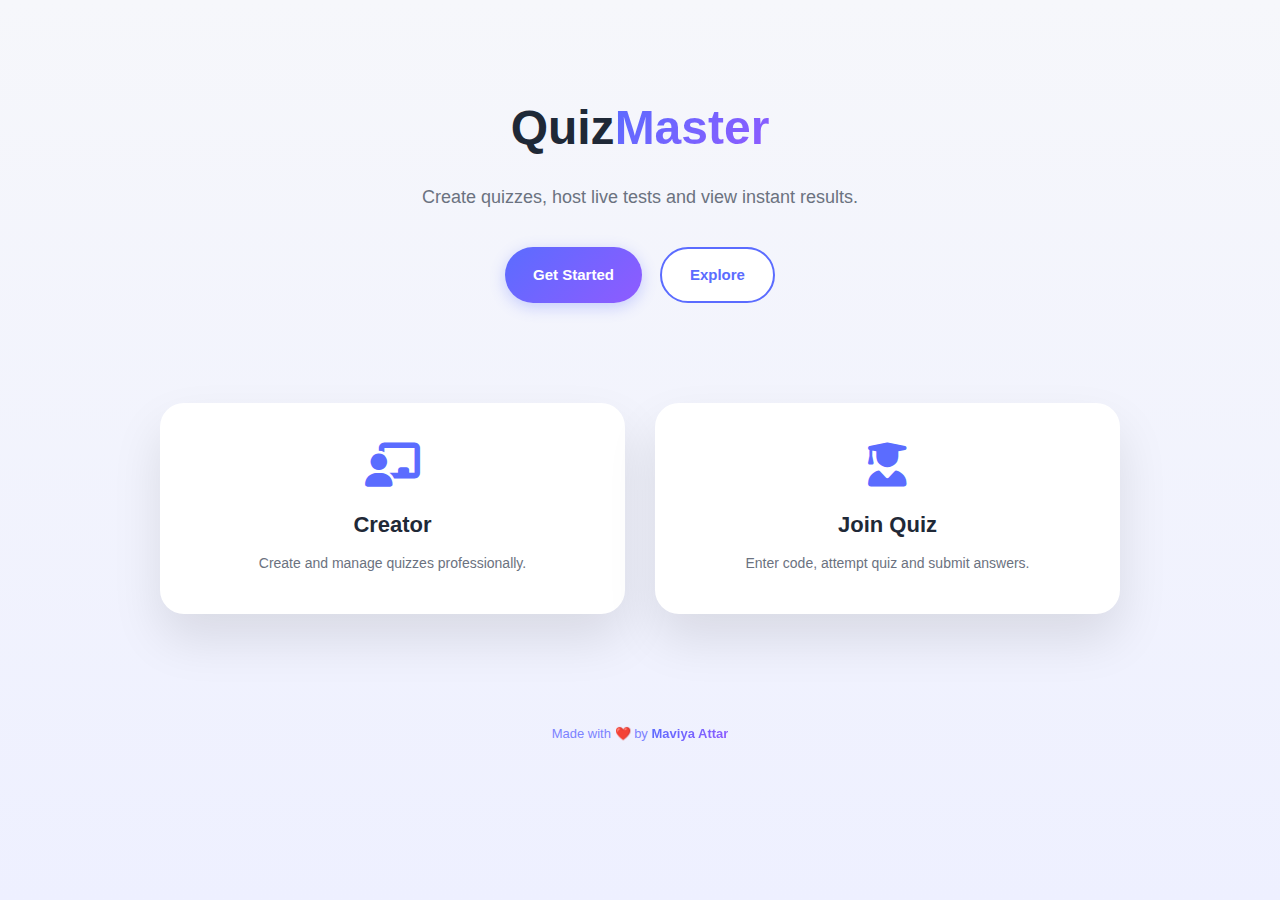
<file: index.html>
<!DOCTYPE html>
<html>
<head>
  <title>QuizMaster</title>
  <meta name="viewport" content="width=device-width,initial-scale=1">
  <link rel="stylesheet" href="css/style.css">
  <link rel="stylesheet" href="https://cdnjs.cloudflare.com/ajax/libs/font-awesome/6.5.0/css/all.min.css">
</head>
<body>

<section class="hero">
  <h1>Quiz<span>Master</span></h1>
  <p>Create quizzes, host live tests and view instant results.</p>

  <div class="hero-actions">
    <a class="btn btn-primary" href="Auth.html">Get Started</a>
    <a class="btn btn-outline" href="#roles">Explore</a>
  </div>
</section>

<section class="roles" id="roles">
  <div class="role-card card" onclick="location.href='Auth.html'">
    <i class="fa-solid fa-chalkboard-user"></i>
    <h3>Creator</h3>
    <p>Create and manage quizzes professionally.</p>
  </div>

  <div class="role-card card">
    <i class="fa-solid fa-user-graduate"></i>
    <h3>Join Quiz</h3>
    <p>Enter code, attempt quiz and submit answers.</p>
  </div>
</section>

<div class="footer">
  Made with ❤️ by <strong>Maviya Attar</strong>
</div>

<script src="js/script.js"></script>
</body>
</html>
</file>
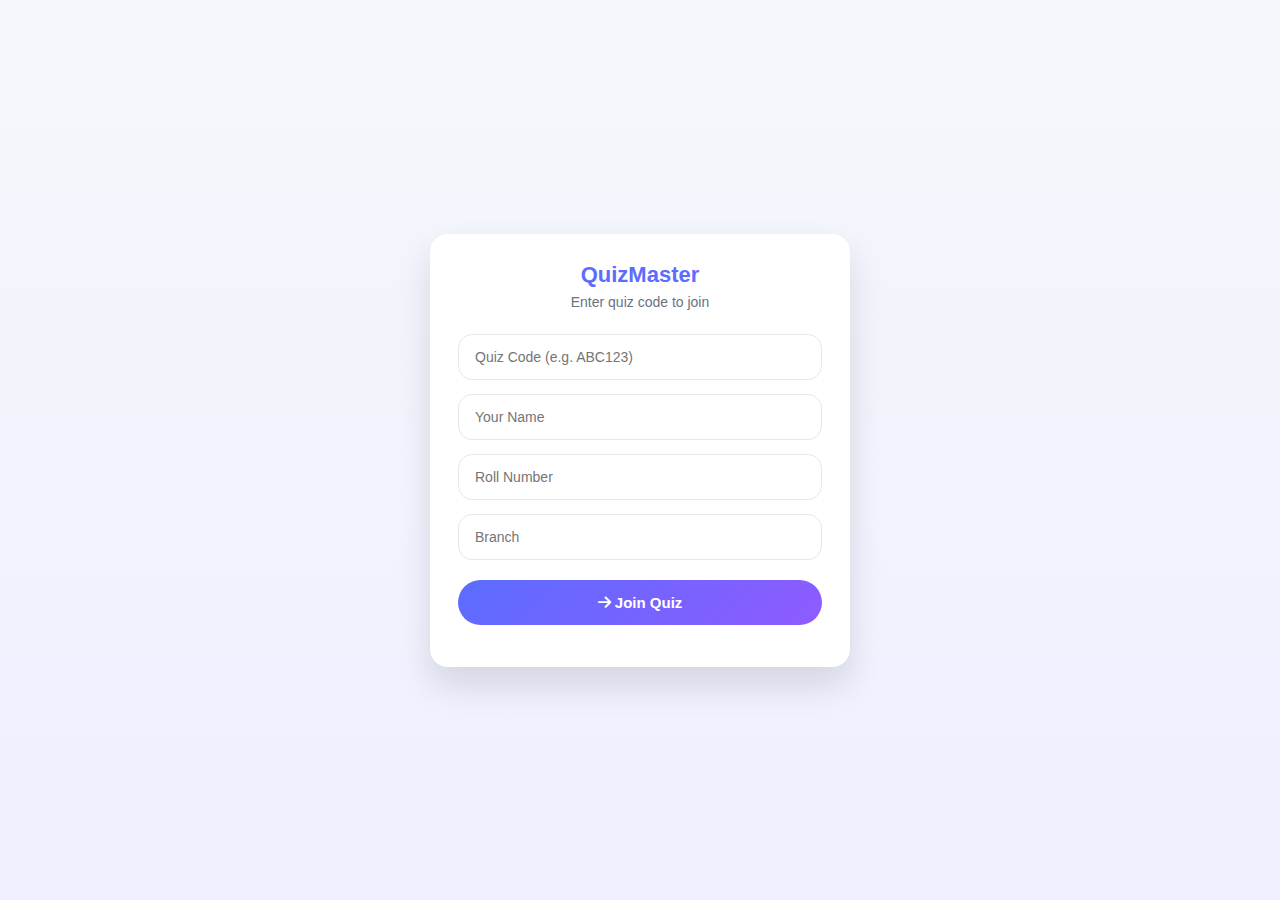
<file: attempt.html>
<!DOCTYPE html>
<html lang="en">
<head>
<meta charset="UTF-8">
<title>Attempt Quiz | QuizMaster</title>
<meta name="viewport" content="width=device-width, initial-scale=1.0">

<style>
:root{
  --primary:#5b6cff;
  --danger:#ef4444;
  --bg:#f5f7fb;
  --card:#ffffff;
  --text:#1f2937;
  --muted:#6b7280;
}

*{margin:0;padding:0;box-sizing:border-box;font-family:Poppins,sans-serif}

body{
  background:linear-gradient(180deg,#f5f7fb,#eef0ff);
  min-height:100vh;
  display:flex;
  align-items:center;
  justify-content:center;
  padding:20px;
}

@keyframes fadeIn{
  from{opacity:0;transform:translateY(20px);}
  to{opacity:1;transform:translateY(0);}
}

@keyframes pulse{
  0%,100%{transform:scale(1);}
  50%{transform:scale(1.05);}
}

.card{
  width:100%;
  max-width:820px;
  background:#fff;
  padding:28px;
  border-radius:18px;
  box-shadow:0 20px 40px rgba(0,0,0,.12);
  animation:fadeIn 0.5s ease-out;
}

.center{text-align:center}
.hide{display:none}

.timer{
  font-size:18px;
  font-weight:700;
  color:var(--primary);
  text-align:right;
}

.progress{
  font-size:14px;
  color:var(--muted);
}

.question{
  font-size:20px;
  margin:18px 0;
  font-weight:600;
}

.option{
  padding:14px 16px;
  border:2px solid #e5e7eb;
  border-radius:14px;
  margin-bottom:12px;
  cursor:pointer;
  transition:all 0.2s ease;
}

.option:hover{
  border-color:var(--primary);
  transform:translateX(4px);
}

.option.active{
  background:#eef0ff;
  border-color:var(--primary);
}

.nav-btns{
  display:flex;
  justify-content:space-between;
  margin-top:20px;
}

.btn{
  padding:12px 24px;
  border:none;
  border-radius:30px;
  background:var(--primary);
  color:#fff;
  font-weight:600;
  cursor:pointer;
  transition:all 0.3s ease;
}

.btn:hover{
  transform:translateY(-2px);
  box-shadow:0 4px 12px rgba(91, 108, 255, 0.3);
}

.btn:active{
  transform:translateY(0);
}

.btn.outline{
  background:#fff;
  color:var(--primary);
  border:2px solid var(--primary);
}

.footer{
  margin-top:18px;
  font-size:13px;
  color:var(--muted);
  text-align:center;
}

.wait-icon{
  font-size:64px;
  animation:pulse 2s infinite;
  margin-bottom:20px;
}
</style>
</head>

<body>

<!-- WAIT -->
<div class="card center" id="waitScreen">
  <div class="wait-icon">⏳</div>
  <h2>Waiting for host to start quiz</h2>
  <p style="margin-top:10px;color:var(--muted);">Please stay on this page. The quiz will start automatically.</p>
</div>

<!-- QUIZ ENDED -->
<div class="card center hide" id="endedScreen">
  <div style="font-size:64px;margin-bottom:20px;">❌</div>
  <h2>Quiz Already Ended</h2>
  <p style="margin-top:10px;color:var(--muted);">This quiz has already ended. You can no longer attempt it.</p>
  <br>
  <div class="footer">
    <i class="fa fa-code"></i> Developed by <strong>Maviya Attar</strong>
  </div>
</div>

<!-- QUIZ -->
<div class="card hide" id="quizScreen">
  <div class="timer" id="timer"></div>
  <div class="progress" id="progress"></div>
  <hr><br>

  <div class="question" id="question"></div>
  <div id="options"></div>

  <div class="nav-btns">
    <button class="btn outline" onclick="prevQuestion()">Previous</button>
    <button class="btn" id="nextBtn" onclick="nextQuestion()">Next</button>
  </div>

  <div class="footer">
    <i class="fa fa-code"></i> Developed by <strong>Maviya Attar</strong>
  </div>
</div>

<!-- THANK YOU -->
<div class="card center hide" id="thankScreen">
  <div style="font-size:64px;margin-bottom:20px;">✅</div>
  <h2>Thank You!</h2>
  <p style="margin-top:10px;color:var(--muted);">Your responses have been submitted successfully.</p>
  <br>
  <div class="footer">
    <i class="fa fa-code"></i> Developed by <strong>Maviya Attar</strong>
  </div>
</div>

<script>
const API="https://quiz-backend-production-4aaf.up.railway.app";
const code=new URLSearchParams(location.search).get("code");
const joiner=JSON.parse(localStorage.getItem("joiner"));

if(!code||!joiner) location.href="join.html";

let questions=[],answers=[],index=0,endTime=null,timerInt=null;
let warnings=0;
let visibilityHandlerBound=null;

/* WAIT FOR START (AUTO) */
const poll=setInterval(async()=>{
  try{
    const r=await fetch(`${API}/api/quiz/questions/${code}`);
    
    // If quiz ended, show ended screen
    if(r.status===410 || r.status===403){
      clearInterval(poll);
      waitScreen.classList.add("hide");
      endedScreen.classList.remove("hide");
      return;
    }
    
    if(!r.ok) return;
    const d=await r.json();
    clearInterval(poll);

    questions=d.questions;
    endTime=new Date(d.endTime);

    waitScreen.classList.add("hide");
    quizScreen.classList.remove("hide");

    setupAntiCheat();
    render();
    startTimer();
  }catch{}
},3000);

/* TIMER */
function startTimer(){
  timerInt=setInterval(()=>{
    const diff=endTime-new Date();
    if(diff<=0){submit();return;}
    const m=Math.floor(diff/60000);
    const s=Math.floor((diff%60000)/1000);
    timer.innerText=`⏱ ${m}:${s.toString().padStart(2,"0")}`;
  },1000);
}

/* RENDER */
function render(){
  const q=questions[index];
  progress.innerText=`Question ${index+1} of ${questions.length}`;
  question.innerText=q.text;
  options.innerHTML="";

  q.options.forEach((o,i)=>{
    const d=document.createElement("div");
    d.className="option"+(answers[index]===i?" active":"");
    d.innerText=o;
    d.onclick=()=>{
      answers[index]=i;
      render();
    };
    options.appendChild(d);
  });

  // Update button text on last question
  const nextBtn=document.getElementById("nextBtn");
  if(index===questions.length-1){
    nextBtn.innerText="Submit";
  }else{
    nextBtn.innerText="Next";
  }
}

function nextQuestion(){
  if(index<questions.length-1){
    index++;
    render();
  }else{
    // Confirm before submitting
    if(confirm("Are you sure you want to submit your quiz? You won't be able to make changes after submission.")){
      submit();
    }
  }
}

function prevQuestion(){
  if(index>0){index--;render();}
}

/* SUBMIT */
async function submit(){
  clearInterval(timerInt);

  // Remove anti-cheat mechanisms after submission
  removeAntiCheat();

  await fetch(`${API}/api/quiz/submit/${code}`,{
    method:"POST",
    headers:{"Content-Type":"application/json"},
    body:JSON.stringify({...joiner,answers})
  });

  quizScreen.classList.add("hide");
  thankScreen.classList.remove("hide");
  localStorage.removeItem("joiner");
}

/* ANTI CHEAT (3 WARNINGS) */
function warn(){
  warnings++;
  alert(`Warning ${warnings}/3: Do not leave the exam screen`);

  if(warnings>=3){
    alert("Too many violations. Submitting quiz.");
    submit();
  }
}

function setupAntiCheat(){
  visibilityHandlerBound=visibilityHandler;
  window.onblur=warn;
  document.addEventListener("visibilitychange",visibilityHandlerBound);
  document.oncontextmenu=e=>e.preventDefault();
  document.oncopy=e=>e.preventDefault();
}

function removeAntiCheat(){
  window.onblur=null;
  if(visibilityHandlerBound){
    document.removeEventListener("visibilitychange",visibilityHandlerBound);
  }
  document.oncontextmenu=null;
  document.oncopy=null;
}

function visibilityHandler(){
  if(document.hidden) warn();
}
</script>

</body>
</html>
</file>
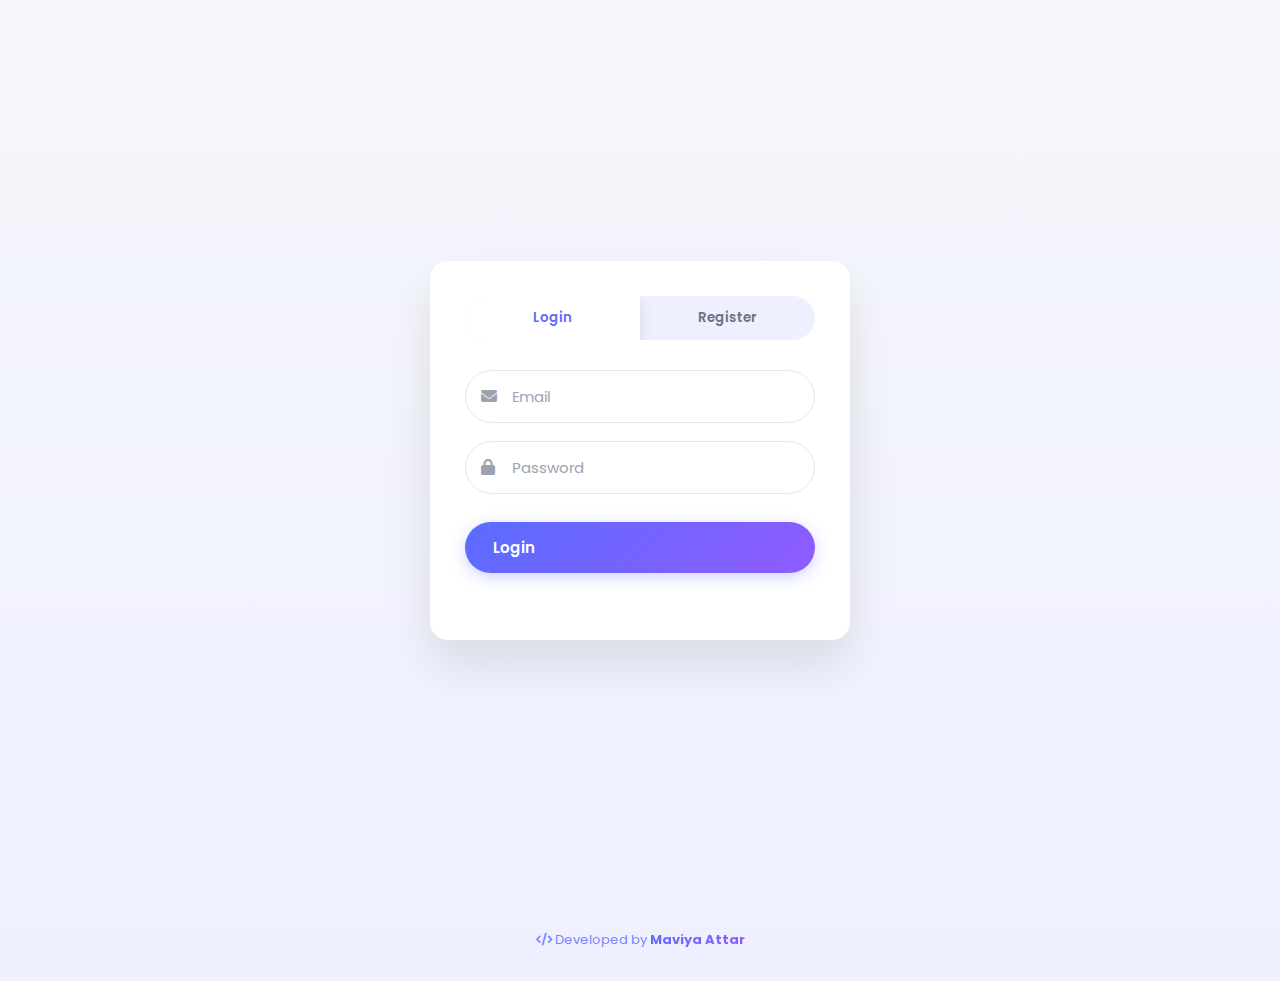
<file: auth.html>
<!DOCTYPE html>
<html lang="en">
<head>
  <meta charset="UTF-8">
  <meta name="viewport" content="width=device-width, initial-scale=1.0">
  <meta name="description" content="Login or Register - Professional online quiz platform">
  
  <!-- Favicon -->
  <link rel="icon" type="image/svg+xml" href="favicon.svg">
  
  <!-- Web App Manifest -->
  <link rel="manifest" href="manifest.json">
  
  <!-- Theme Color -->
  <meta name="theme-color" content="#5b6cff">
  
  <title>Authentication</title>
  
  <!-- Font Awesome Icons -->
  <link rel="stylesheet" href="https://cdnjs.cloudflare.com/ajax/libs/font-awesome/6.5.0/css/all.min.css">
  
  <!-- Google Fonts -->
  <link rel="preconnect" href="https://fonts.googleapis.com">
  <link rel="preconnect" href="https://fonts.gstatic.com" crossorigin>
  <link href="https://fonts.googleapis.com/css2?family=Poppins:wght@300;400;500;600;700;800&display=swap" rel="stylesheet">
  
  <!-- External CSS -->
  <link rel="stylesheet" href="css/style.css">
</head>
<body>

<div class="auth-wrapper">
  <div class="auth-box card">

    <div class="auth-tabs">
      <button id="loginTab" class="active" onclick="switchAuth('login')">Login</button>
      <button id="registerTab" onclick="switchAuth('register')">Register</button>
    </div>

    <!-- LOGIN -->
    <form id="loginForm" onsubmit="login(event)">
      <div class="input-group">
        <i class="fa fa-envelope"></i>
        <input id="email" class="input" placeholder="Email">
      </div>
      <div class="input-group">
        <i class="fa fa-lock"></i>
        <input id="password" type="password" class="input" placeholder="Password">
      </div>
      <button class="btn btn-primary">Login</button>
    </form>

    <!-- REGISTER -->
    <form id="registerForm" style="display:none" onsubmit="registerUser(event)">
      <div class="input-group">
        <i class="fa fa-user"></i>
        <input id="rname" class="input" placeholder="Full name">
      </div>
      <div class="input-group">
        <i class="fa fa-envelope"></i>
        <input id="remail" class="input" placeholder="Email">
      </div>
      <div class="input-group">
        <i class="fa fa-lock"></i>
        <input id="rpassword" type="password" class="input" placeholder="Password">
      </div>
      <button class="btn btn-primary">Create Account</button>
    </form>

    <p class="msg" id="msg"></p>
  </div>
</div>

<div class="footer">
  <i class="fa fa-code"></i> Developed by <strong>Maviya Attar</strong>
</div>

<script src="js/script.js"></script>
</body>
</html>
</file>
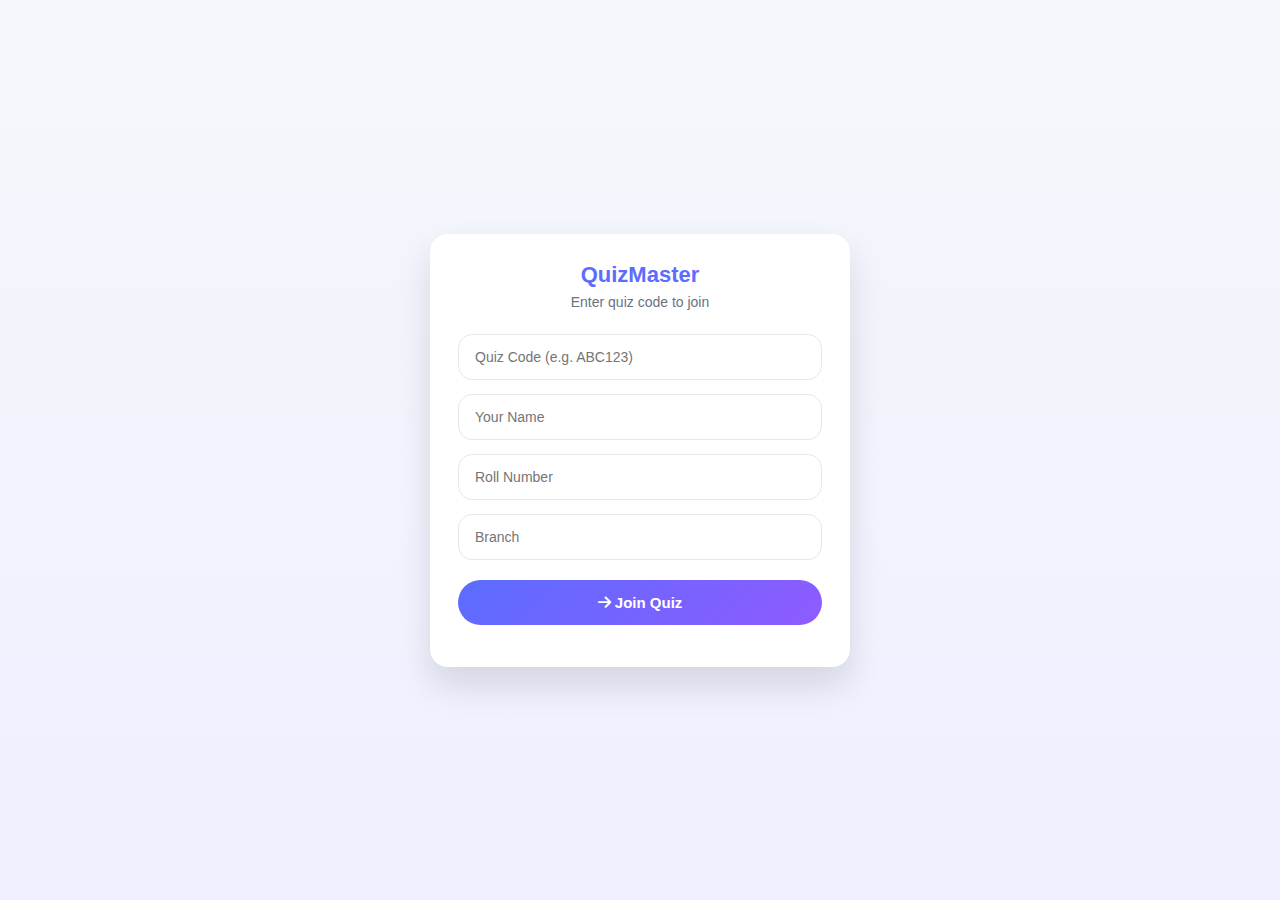
<file: join.html>
<!DOCTYPE html>
<html lang="en">
<head>
  <meta charset="UTF-8">
  <title>Join Quiz | QuizMaster</title>
  <meta name="viewport" content="width=device-width, initial-scale=1.0">

  <!-- Icons -->
  <link rel="stylesheet"
        href="https://cdnjs.cloudflare.com/ajax/libs/font-awesome/6.5.0/css/all.min.css">

  <style>
    :root{
      --primary:#5b6cff;
      --secondary:#8f5bff;
      --bg:#f5f7fb;
      --card:#ffffff;
      --text:#1f2937;
      --muted:#6b7280;
      --radius:18px;
      --danger:#ef4444;
      --success:#22c55e;
    }

    *{
      margin:0;
      padding:0;
      box-sizing:border-box;
      font-family:"Poppins",sans-serif;
    }

    body{
      background:linear-gradient(180deg,#f5f7fb,#eef0ff);
      min-height:100vh;
      display:flex;
      align-items:center;
      justify-content:center;
      color:var(--text);
    }

    .card{
      width:100%;
      max-width:420px;
      background:#fff;
      padding:28px;
      border-radius:var(--radius);
      box-shadow:0 18px 35px rgba(0,0,0,.12);
    }

    .brand{
      text-align:center;
      font-size:22px;
      font-weight:800;
      color:var(--primary);
      margin-bottom:6px;
    }

    .subtitle{
      text-align:center;
      color:var(--muted);
      margin-bottom:24px;
      font-size:14px;
    }

    .input{
      width:100%;
      padding:14px 16px;
      border-radius:14px;
      border:1px solid #e5e7eb;
      margin-bottom:14px;
      font-size:14px;
      transition:border-color 0.3s ease;
    }

    .input:focus{
      outline:none;
      border-color:var(--primary);
      box-shadow:0 0 0 3px rgba(91, 108, 255, 0.1);
    }

    .btn{
      width:100%;
      padding:14px;
      border:none;
      border-radius:40px;
      background:linear-gradient(135deg,var(--primary),var(--secondary));
      color:#fff;
      font-weight:600;
      cursor:pointer;
      font-size:15px;
      margin-top:6px;
      transition:all 0.3s ease;
    }

    .btn:hover{
      transform:translateY(-2px);
      box-shadow:0 6px 20px rgba(91, 108, 255, 0.4);
    }

    .btn:active{
      transform:translateY(0);
    }

    .btn:disabled{
      opacity:0.6;
      cursor:not-allowed;
      transform:none;
    }

    .msg{
      margin-top:14px;
      font-size:14px;
      text-align:center;
    }

    .error{color:var(--danger)}
    .success{color:var(--success)}
  </style>
</head>

<body>

<div class="card">
  <div class="brand">QuizMaster</div>
  <div class="subtitle">Enter quiz code to join</div>

  <input class="input" id="code" placeholder="Quiz Code (e.g. ABC123)">
  <input class="input" id="name" placeholder="Your Name">
  <input class="input" id="roll" placeholder="Roll Number">
  <input class="input" id="branch" placeholder="Branch">

  <button class="btn" onclick="joinQuiz()">
    <i class="fa fa-arrow-right"></i> Join Quiz
  </button>

  <div id="msg" class="msg"></div>
</div>

<script>
const API = "https://quiz-backend-production-4aaf.up.railway.app";

async function joinQuiz(){
  const code = document.getElementById("code").value.trim().toUpperCase();
  const name = document.getElementById("name").value.trim();
  const rollNo = document.getElementById("roll").value.trim();
  const branch = document.getElementById("branch").value.trim();
  const msg = document.getElementById("msg");
  const btn = event.target;

  msg.innerText = "";
  msg.className = "msg";

  if(!code || !name || !rollNo || !branch){
    msg.innerText = "Fill all fields";
    msg.classList.add("error");
    return;
  }

  // Show loading state
  btn.disabled = true;
  btn.innerHTML = '<i class="fa fa-spinner fa-spin"></i> Joining...';

  try{
    const res = await fetch(`${API}/api/quiz/join/${code}`,{
      method:"POST",
      headers:{
        "Content-Type":"application/json"
      },
      body:JSON.stringify({ rollNo })
    });

    const data = await res.json();

    if(!res.ok){
      msg.innerText = data.msg || "Unable to join";
      msg.classList.add("error");
      btn.disabled = false;
      btn.innerHTML = '<i class="fa fa-arrow-right"></i> Join Quiz';
      return;
    }

    // Store joiner data and redirect to attempt page
    // The attempt page will handle the wait screen automatically
    localStorage.setItem("joiner", JSON.stringify({
      code, name, rollNo, branch
    }));
    
    msg.innerText = "✅ Redirecting to quiz...";
    msg.classList.add("success");
    
    setTimeout(() => {
      location.href = "attempt.html?code=" + code;
    }, 500);

  }catch(err){
    msg.innerText = "Server error. Try again.";
    msg.classList.add("error");
    btn.disabled = false;
    btn.innerHTML = '<i class="fa fa-arrow-right"></i> Join Quiz';
  }
}
</script>

</body>
</html>
</file>
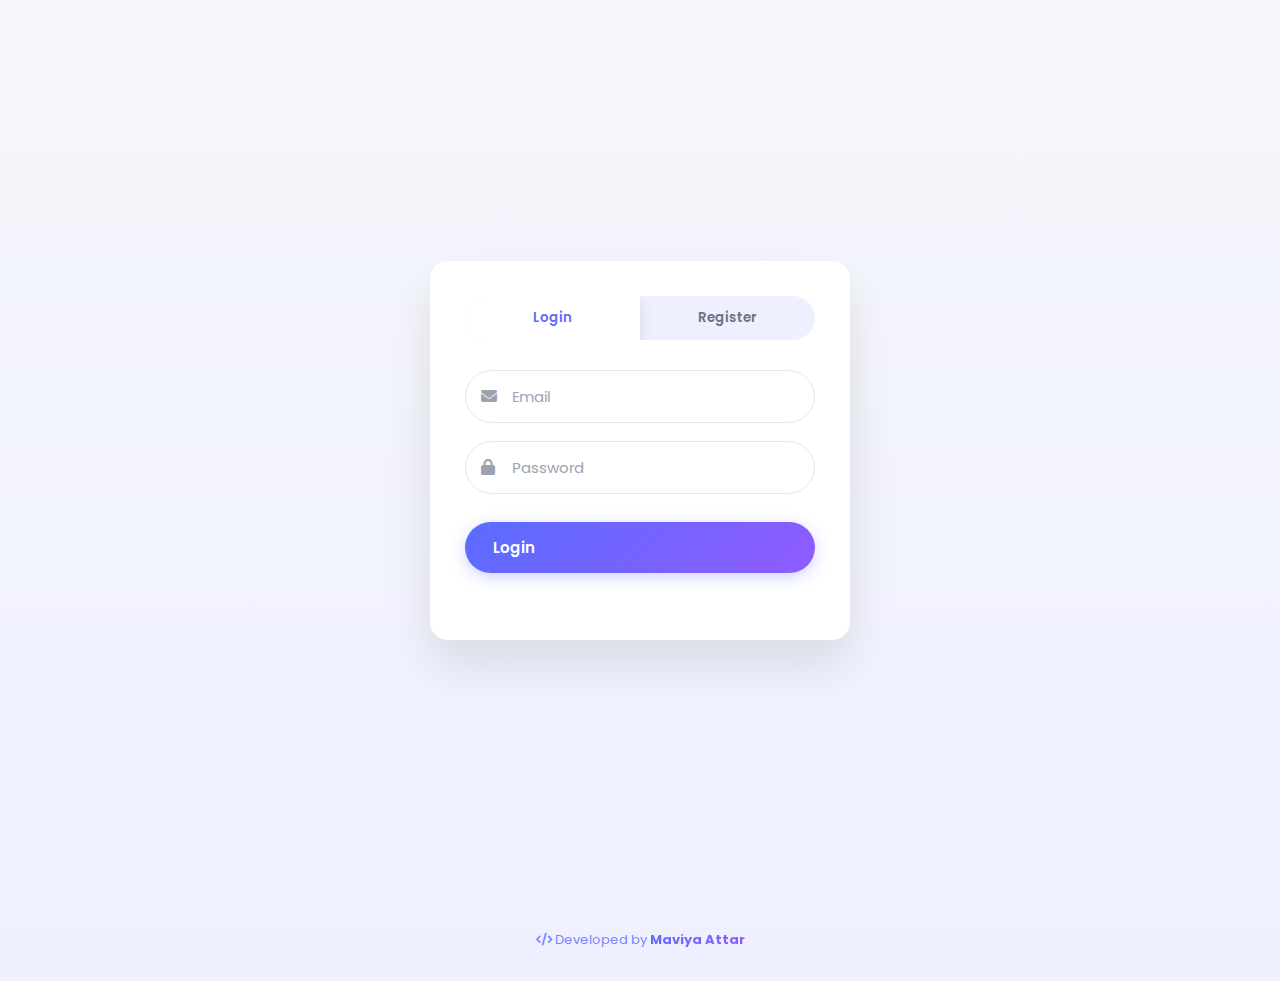
<file: profile.html>
<!DOCTYPE html>
<html lang="en">
  <head>
    <meta charset="UTF-8" />
    <meta name="viewport" content="width=device-width, initial-scale=1.0" />
    <meta
      name="description"
      content="View and manage your profile on Maviya Attar's Quiz Master platform"
    />
    <meta name="theme-color" content="#5b6cff" />
    <title>Profile | Maviya Attar - Quiz Master</title>

    <!-- Google Fonts: Poppins -->
    <link rel="preconnect" href="https://fonts.googleapis.com" />
    <link rel="preconnect" href="https://fonts.gstatic.com" crossorigin />
    <link
      href="https://fonts.googleapis.com/css2?family=Poppins:wght@400;500;600;700&display=swap"
      rel="stylesheet"
    />

    <!-- Font Awesome Icons -->
    <link
      rel="stylesheet"
      href="https://cdnjs.cloudflare.com/ajax/libs/font-awesome/6.5.0/css/all.min.css"
      integrity="sha512-QDA5QrzIAqmF+ZKSf96z8QFhOkM/n4ZZrGy0mPkIgfcegIjWKc5ouNQsfyBDVToTxliqcuqRPYsHiKaPDrga=="
      crossorigin="anonymous"
      referrerpolicy="no-referrer"
    />

    <!-- External CSS -->
    <link rel="stylesheet" href="css/profile.css" />
  </head>

  <body>
    <!-- ===== TOP NAVIGATION ===== -->
    <nav class="top-nav" role="banner">
      <button class="back-btn" onclick="goToDashboard()" aria-label="Go back to dashboard">
        <i class="fa fa-arrow-left"></i>
      </button>
      <div class="brand">⭐ Maviya Attar QuizMaster</div>
    </nav>

    <div class="container">
      <div class="profile-card">
        <!-- Avatar -->
        <div class="avatar skeleton skeleton-avatar" id="avatar" aria-label="User avatar">
          ?
        </div>

        <!-- User Name -->
        <div class="name skeleton skeleton-text" id="name">Loading...</div>

        <!-- User Email -->
        <div class="email skeleton skeleton-text" id="email"></div>

        <!-- Role Info -->
        <div class="info">
          <strong>Role:</strong>
          <span>Quiz Creator</span>
        </div>

        <!-- Platform Info -->
        <div class="info">
          <strong>Platform:</strong>
          <span>Maviya Attar Quiz Master</span>
        </div>

        <!-- Logout Button -->
        <button
          class="logout"
          onclick="logout()"
          aria-label="Logout from your account"
        >
          <i class="fa fa-sign-out-alt"></i> Logout
        </button>
      </div>
    </div>

    <!-- ===== BOTTOM NAVIGATION ===== -->
    <nav class="bottom-nav" role="navigation" aria-label="Main navigation">
      <a href="dashboard.html" role="button" aria-label="Go to home">
        <i class="fa fa-home"></i>
        <span>Home</span>
      </a>
      <a href="create.html" role="button" aria-label="Create new quiz">
        <i class="fa fa-plus-circle"></i>
        <span>Create</span>
      </a>
      <a href="profile.html" class="active" role="button" aria-label="View profile" aria-current="page">
        <i class="fa fa-user"></i>
        <span>Profile</span>
      </a>
    </nav>

    <!-- External JavaScript -->
    <script src="js/profile.js"></script>
  </body>
</html>
</file>
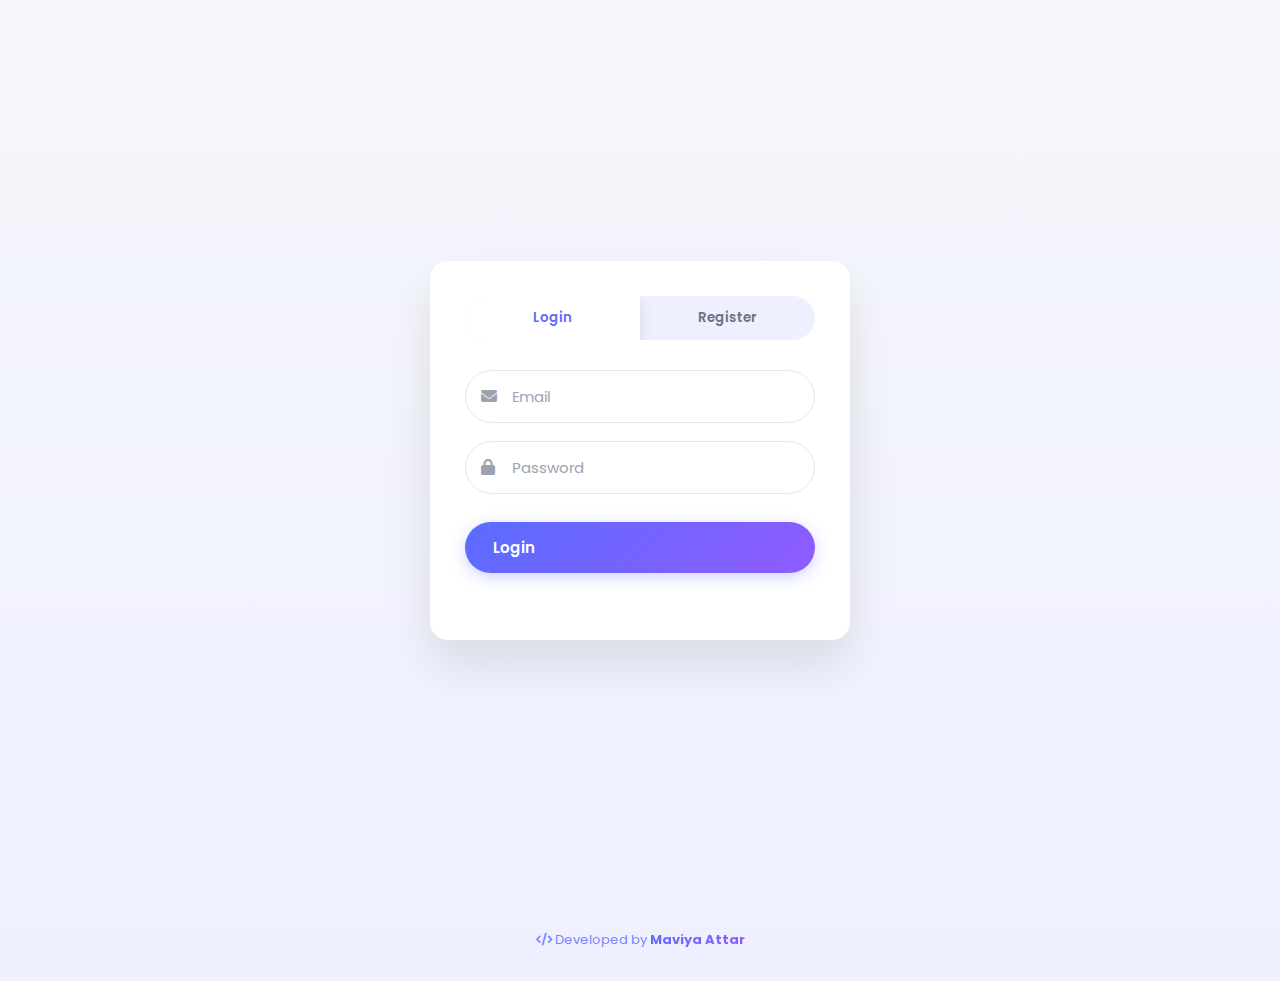
<file: test.html>
<!DOCTYPE html>
<html lang="en">
  <head>
    <meta charset="UTF-8" />
    <meta name="viewport" content="width=device-width, initial-scale=1.0" />
    <meta
      name="description"
      content="View detailed quiz information and manage participants"
    />
    <meta name="theme-color" content="#5b6cff" />
    <title>Quiz Details</title>

    <!-- Google Fonts: Poppins -->
    <link rel="preconnect" href="https://fonts.googleapis.com" />
    <link rel="preconnect" href="https://fonts.gstatic.com" crossorigin />
    <link
      href="https://fonts.googleapis.com/css2?family=Poppins:wght@400;500;600;700&display=swap"
      rel="stylesheet"
    />

    <!-- Font Awesome Icons -->
    <link
      rel="stylesheet"
      href="https://cdnjs.cloudflare.com/ajax/libs/font-awesome/6.5.0/css/all.min.css"
      integrity="sha512-QDA5QrzIAqmF+ZKSf96z8QFhOkM/n4ZZrGy0mPkIgfcegIjWKc5ouNQsfyBDVToTxliqcuqRPYsHiKaPDrga=="
      crossorigin="anonymous"
      referrerpolicy="no-referrer"
    />

    <!-- External CSS -->
    <link rel="stylesheet" href="css/test.css" />
  </head>

  <body>
    <!-- ===== TOP BAR ===== -->
    <div class="top-bar" role="banner">
      <i
        class="fa fa-arrow-left back-btn"
        onclick="goBack()"
        role="button"
        tabindex="0"
        aria-label="Go back to dashboard"
        title="Back"
      ></i>
      <h3>Quiz Overview</h3>
    </div>

    <div class="container">
      <div class="product-grid">
        <!-- ===== LEFT PANEL ===== -->
        <div class="side-card">
          <!-- Status Badge -->
          <span id="statusBadge" class="badge created">CREATED</span>

          <!-- Title and Description -->
          <h3 id="quizTitle">Loading...</h3>
          <p id="quizDesc"></p>

          <!-- Quiz Code -->
          <div class="meta-box">
            <strong>Quiz Code:</strong>
            <div id="quizCode">-</div>
            <button
              class="copy-btn"
              onclick="copyText(document.getElementById('quizCode').innerText)"
              aria-label="Copy quiz code"
            >
              <i class="fa fa-copy"></i> Copy
            </button>
          </div>

          <!-- Join Link -->
          <div class="meta-box">
            <strong>Join Link:</strong>
            <div id="quizLink">-</div>
            <button
              class="copy-btn"
              onclick="copyText(document.getElementById('quizLink').innerText)"
              aria-label="Copy join link"
            >
              <i class="fa fa-copy"></i> Copy
            </button>
          </div>

          <!-- Start Button -->
          <button
            class="start-btn"
            onclick="startQuiz()"
            aria-label="Start quiz"
          >
            <i class="fa fa-play"></i> Start Quiz
          </button>

          <!-- Delete Button -->
          <button
            class="delete-btn"
            onclick="deleteQuiz()"
            aria-label="Delete quiz"
          >
            <i class="fa fa-trash"></i> Delete Quiz
          </button>
        </div>

        <!-- ===== RIGHT PANEL ===== -->
        <div class="details-card">
          <h2 id="detailTitle">Loading...</h2>
          <p id="detailDesc"></p>

          <!-- Tabs -->
          <div class="tabs">
            <button
              class="tab-btn active"
              onclick="switchTab('participants', this)"
              aria-label="View participants"
            >
              <i class="fa fa-users"></i> Participants
            </button>
            <button
              class="tab-btn"
              onclick="switchTab('leaderboard', this)"
              aria-label="View leaderboard"
            >
              <i class="fa fa-chart-bar"></i> Leaderboard
            </button>
            <button
              class="tab-btn"
              onclick="switchTab('summary', this)"
              aria-label="View summary statistics"
            >
              <i class="fa fa-info-circle"></i> Summary
            </button>
          </div>

          <!-- Tab Content -->
          <div
            id="participants"
            class="tab-content active"
            role="region"
            aria-live="polite"
          ></div>
          <div
            id="leaderboard"
            class="tab-content"
            role="region"
            aria-live="polite"
          ></div>
          <div
            id="summary"
            class="tab-content"
            role="region"
            aria-live="polite"
          ></div>
        </div>
      </div>
    </div>

    <!-- Footer -->
    <div style="text-align: center; color: var(--muted); font-size: 14px; margin-top: 30px; padding-bottom: 20px;">
      <i class="fa fa-code"></i> Developed by <strong>Maviya Attar</strong>
    </div>

    <!-- External JavaScript -->
    <script src="js/test.js"></script>
  </body>
</html>
</file>
<file: css/style.css>
/* ==========================================
   QUIZ MASTER - MAIN STYLESHEET
   Modern, Accessible, and Responsive Design
   Author: Maviya Attar
   ========================================== */

:root{
  --primary:#5b6cff;
  --secondary:#8f5bff;
  --bg:#f6f7fb;
  --card:#ffffff;
  --text:#1f2937;
  --muted:#6b7280;
  --radius:18px;
  --transition: all 0.3s ease;
}

*{
  margin:0;
  padding:0;
  box-sizing:border-box;
  font-family:"Poppins",sans-serif;
}

body{
  min-height:100vh;
  background:linear-gradient(180deg,#f6f7fb,#eef0ff);
  color:var(--text);
  line-height: 1.6;
}

/* ========== ACCESSIBILITY ========== */
*:focus {
  outline: 2px solid var(--primary);
  outline-offset: 2px;
}

.sr-only {
  position: absolute;
  width: 1px;
  height: 1px;
  padding: 0;
  margin: -1px;
  overflow: hidden;
  clip: rect(0, 0, 0, 0);
  white-space: nowrap;
  border-width: 0;
}

/* ========== COMMON ========== */
a{
  text-decoration:none;
  color:inherit;
  transition: var(--transition);
}

a:hover {
  opacity: 0.8;
}

.btn{
  padding:14px 28px;
  border-radius:40px;
  border:none;
  cursor:pointer;
  font-weight:600;
  transition: var(--transition);
  font-size: 15px;
  display: inline-flex;
  align-items: center;
  gap: 8px;
}

.btn-primary{
  background:linear-gradient(135deg,var(--primary),var(--secondary));
  color:#fff;
  box-shadow: 0 4px 15px rgba(91, 108, 255, 0.3);
}

.btn-outline{
  background:#fff;
  border:2px solid var(--primary);
  color:var(--primary);
}

.btn:hover{
  transform:translateY(-2px);
  box-shadow: 0 6px 20px rgba(91, 108, 255, 0.4);
}

.btn:active {
  transform: translateY(0);
}

.btn:disabled {
  opacity: 0.5;
  cursor: not-allowed;
  transform: none;
}

/* ========== GLASS CARD ========== */
.card{
  background:var(--card);
  border-radius:var(--radius);
  box-shadow:0 25px 50px rgba(0,0,0,.1);
  transition: var(--transition);
}

.card:hover {
  box-shadow:0 30px 60px rgba(0,0,0,.15);
}

/* ========== LANDING ========== */
.hero{
  padding:90px 20px 60px;
  text-align:center;
  animation:fadeDown .8s ease;
}

.hero h1{
  font-size:48px;
  font-weight:700;
  margin-bottom: 16px;
}

.hero h1 span{
  background:linear-gradient(135deg,var(--primary),var(--secondary));
  -webkit-background-clip:text;
  -webkit-text-fill-color: transparent;
  background-clip:text;
  color:transparent;
}

.hero p{
  margin-top:14px;
  color:var(--muted);
  max-width:520px;
  margin-inline:auto;
  font-size: 18px;
}

.hero-actions{
  margin-top:35px;
  display:flex;
  justify-content:center;
  gap:18px;
  flex-wrap:wrap;
}

/* ========== ROLES ========== */
.roles{
  max-width:1000px;
  margin:40px auto 80px;
  padding:0 20px;
  display:grid;
  grid-template-columns:repeat(auto-fit,minmax(280px,1fr));
  gap:30px;
}

.role-card{
  padding:40px 30px;
  border-radius:24px;
  text-align:center;
  cursor:pointer;
  transition: var(--transition);
  animation: fadeInUp 0.6s ease forwards;
}

.role-card:nth-child(1) {
  animation-delay: 0.1s;
}

.role-card:nth-child(2) {
  animation-delay: 0.2s;
}

.role-card i{
  font-size:44px;
  margin-bottom:20px;
  color:var(--primary);
  transition: var(--transition);
}

.role-card h3 {
  margin-bottom: 10px;
  font-size: 22px;
}

.role-card p{
  color:var(--muted);
  font-size:14px;
}

.role-card:hover{
  transform:translateY(-8px);
  box-shadow:0 30px 60px rgba(0,0,0,.15);
}

.role-card:hover i {
  transform: scale(1.1);
  color: var(--secondary);
}

/* ========== AUTH ========== */
.auth-wrapper{
  min-height:100vh;
  display:flex;
  justify-content:center;
  align-items:center;
  padding:20px;
}

.auth-box{
  width:100%;
  max-width:420px;
  padding:35px;
  animation:fadeUp .7s ease;
}

.auth-tabs{
  display:flex;
  background:#eef0ff;
  border-radius:40px;
  overflow:hidden;
  margin-bottom:30px;
}

.auth-tabs button{
  flex:1;
  padding:12px;
  background:transparent;
  border:none;
  font-weight:600;
  cursor:pointer;
  color:var(--muted);
  transition: var(--transition);
}

.auth-tabs button.active{
  background:#fff;
  color:var(--primary);
  box-shadow:0 5px 15px rgba(0,0,0,.1);
}

.auth-tabs button:hover:not(.active) {
  color: var(--primary);
}

.input-group{
  margin-bottom:18px;
  position:relative;
}

.input-group i{
  position:absolute;
  top:50%;
  left:16px;
  transform:translateY(-50%);
  color:#9ca3af;
  pointer-events: none;
}

.input{
  width:100%;
  padding:14px 16px 14px 46px;
  border-radius:40px;
  border:1px solid #e5e7eb;
  outline:none;
  font-size: 15px;
  transition: var(--transition);
}

.input:focus{
  border-color:var(--primary);
  box-shadow: 0 0 0 3px rgba(91, 108, 255, 0.1);
}

.input::placeholder {
  color: #9ca3af;
}

.auth-box .btn{
  width:100%;
  margin-top:10px;
}

/* ========== MESSAGE / NOTIFICATIONS ========== */
.msg{
  margin-top:12px;
  text-align:center;
  font-size:14px;
  color:var(--muted);
  padding: 10px;
  border-radius: 8px;
  animation: fadeIn 0.3s ease;
}

.msg.error {
  color: #ef4444;
  background: #fee;
}

.msg.success {
  color: #22c55e;
  background: #efe;
}

/* ========== FOOTER ========== */
.footer{
  text-align:center;
  padding:30px 10px;
  font-size:13px;
  color:#7c83ff;
}

.footer strong {
  font-weight: 700;
  background:linear-gradient(135deg,var(--primary),var(--secondary));
  -webkit-background-clip:text;
  -webkit-text-fill-color: transparent;
  background-clip:text;
  color:transparent;
}

/* ========== ANIMATIONS ========== */
@keyframes fadeDown{
  from{opacity:0;transform:translateY(-30px)}
  to{opacity:1;transform:translateY(0)}
}

@keyframes fadeUp{
  from{opacity:0;transform:translateY(40px)}
  to{opacity:1;transform:translateY(0)}
}

@keyframes fadeIn{
  from{opacity:0}
  to{opacity:1}
}

@keyframes fadeInUp {
  from {
    opacity: 0;
    transform: translateY(30px);
  }
  to {
    opacity: 1;
    transform: translateY(0);
  }
}

@keyframes pulse {
  0%, 100% {
    opacity: 1;
  }
  50% {
    opacity: 0.7;
  }
}

/* ========== LOADING STATE ========== */
.loading {
  display: inline-block;
  width: 40px;
  height: 40px;
  border: 4px solid #f3f3f3;
  border-top: 4px solid var(--primary);
  border-radius: 50%;
  animation: spin 1s linear infinite;
}

@keyframes spin {
  0% { transform: rotate(0deg); }
  100% { transform: rotate(360deg); }
}

/* ========== RESPONSIVE ========== */
@media(max-width:768px){
  .hero h1{font-size:36px}
  
  .hero p {
    font-size: 16px;
  }
  
  .btn {
    padding: 12px 24px;
    font-size: 14px;
  }
  
  .role-card {
    padding: 30px 20px;
  }
  
  .auth-box {
    padding: 25px;
  }
}

@media(max-width:480px){
  .hero h1{font-size:28px}
  
  .hero {
    padding: 60px 15px 40px;
  }
  
  .hero-actions {
    flex-direction: column;
  }
  
  .hero-actions .btn {
    width: 100%;
  }
}

/* ========== DARK MODE PREFERENCE ========== */
@media (prefers-color-scheme: dark) {
  /* Optional: Add dark mode support in future */
}

/* ========== REDUCED MOTION ========== */
@media (prefers-reduced-motion: reduce) {
  * {
    animation-duration: 0.01ms !important;
    animation-iteration-count: 1 !important;
    transition-duration: 0.01ms !important;
  }
}
</file>
<file: css/profile.css>
/* ============================================
   PROFILE.CSS - User Profile Page Styles
   Extracted from: profile.html
   Maviya Attar - Quiz Master Platform
   ============================================ */

:root {
  --primary: #5b6cff;
  --secondary: #8f5bff;
  --bg: #f5f7fb;
  --card: #ffffff;
  --text: #1f2937;
  --muted: #6b7280;
  --radius: 18px;
  --danger: #ef4444;
  --transition: all 0.25s ease-in-out;
}

* {
  margin: 0;
  padding: 0;
  box-sizing: border-box;
  font-family: "Poppins", sans-serif;
}

body {
  background: linear-gradient(180deg, #f5f7fb, #eef0ff);
  min-height: 100vh;
  color: var(--text);
  padding-bottom: 80px;
}

/* ===== TOP NAVIGATION ===== */
.top-nav {
  position: sticky;
  top: 0;
  background: #fff;
  display: flex;
  align-items: center;
  justify-content: center;
  padding: 14px 24px;
  box-shadow: 0 8px 20px rgba(0, 0, 0, 0.06);
  z-index: 100;
  animation: slideDown 0.3s ease-out;
  position: relative;
}

@keyframes slideDown {
  from {
    transform: translateY(-20px);
    opacity: 0;
  }
  to {
    transform: translateY(0);
    opacity: 1;
  }
}

.back-btn {
  position: absolute;
  left: 24px;
  background: transparent;
  border: none;
  color: var(--primary);
  font-size: 20px;
  cursor: pointer;
  transition: var(--transition);
  padding: 8px;
  display: flex;
  align-items: center;
  justify-content: center;
  width: 40px;
  height: 40px;
  border-radius: 50%;
}

.back-btn:hover {
  background: rgba(91, 108, 255, 0.1);
  transform: translateX(-3px);
}

.brand {
  font-size: 20px;
  font-weight: 700;
  background: linear-gradient(135deg, var(--primary), var(--secondary));
  -webkit-background-clip: text;
  -webkit-text-fill-color: transparent;
  background-clip: text;
  letter-spacing: -0.5px;
}

/* ===== CONTAINER ===== */
.container {
  max-width: 500px;
  margin: auto;
  padding: 26px;
}

/* ===== PROFILE CARD ===== */
.profile-card {
  background: #fff;
  border-radius: var(--radius);
  padding: 28px;
  box-shadow: 0 18px 35px rgba(0, 0, 0, 0.12);
  text-align: center;
  animation: fadeIn 0.4s ease-out;
}

@keyframes fadeIn {
  from {
    opacity: 0;
    transform: translateY(20px);
  }
  to {
    opacity: 1;
    transform: translateY(0);
  }
}

.avatar {
  width: 90px;
  height: 90px;
  border-radius: 50%;
  background: linear-gradient(135deg, var(--primary), var(--secondary));
  display: flex;
  align-items: center;
  justify-content: center;
  font-size: 36px;
  color: #fff;
  margin: 0 auto 16px;
  font-weight: 700;
  animation: popIn 0.5s cubic-bezier(0.34, 1.56, 0.64, 1);
  box-shadow: 0 8px 16px rgba(91, 108, 255, 0.3);
}

@keyframes popIn {
  from {
    transform: scale(0);
    opacity: 0;
  }
  to {
    transform: scale(1);
    opacity: 1;
  }
}

.name {
  font-size: 20px;
  font-weight: 700;
  margin-bottom: 4px;
  color: var(--text);
  animation: fadeIn 0.5s ease-out 0.1s both;
}

.email {
  font-size: 14px;
  color: var(--muted);
  margin-bottom: 20px;
  animation: fadeIn 0.5s ease-out 0.2s both;
}

.info {
  background: #f6f7ff;
  border-radius: 14px;
  padding: 14px;
  margin-bottom: 12px;
  font-size: 14px;
  border-left: 4px solid var(--primary);
  animation: slideUp 0.4s ease-out 0.3s both;
}

@keyframes slideUp {
  from {
    opacity: 0;
    transform: translateY(10px);
  }
  to {
    opacity: 1;
    transform: translateY(0);
  }
}

.info strong {
  display: block;
  margin-bottom: 4px;
  color: var(--primary);
}

/* ===== BUTTONS ===== */
.logout {
  margin-top: 20px;
  width: 100%;
  padding: 12px;
  border: none;
  border-radius: 30px;
  background: var(--danger);
  color: #fff;
  font-weight: 600;
  cursor: pointer;
  font-size: 15px;
  transition: var(--transition);
  display: flex;
  align-items: center;
  justify-content: center;
  gap: 8px;
  animation: slideUp 0.4s ease-out 0.4s both;
}

.logout:hover {
  transform: translateY(-2px);
  box-shadow: 0 8px 16px rgba(239, 68, 68, 0.3);
}

.logout:active {
  transform: translateY(0);
}

/* ===== SKELETON LOADER ===== */
.skeleton {
  background: linear-gradient(
    90deg,
    #f0f0f0 25%,
    #e0e0e0 50%,
    #f0f0f0 75%
  );
  background-size: 200% 100%;
  animation: loading 2s infinite;
}

@keyframes loading {
  0% {
    background-position: 200% 0;
  }
  100% {
    background-position: -200% 0;
  }
}

.skeleton-avatar {
  width: 90px;
  height: 90px;
  border-radius: 50%;
  margin: 0 auto 16px;
}

.skeleton-text {
  height: 20px;
  border-radius: 4px;
  margin-bottom: 12px;
}

/* ===== BOTTOM NAVIGATION ===== */
.bottom-nav {
  position: fixed;
  bottom: 0;
  left: 0;
  width: 100%;
  background: #fff;
  display: flex;
  justify-content: space-around;
  padding: 10px 0;
  box-shadow: 0 -6px 20px rgba(0, 0, 0, 0.08);
  z-index: 50;
  border-top: 1px solid #e5e7eb;
}

.bottom-nav a {
  text-decoration: none;
  color: var(--muted);
  font-size: 12px;
  display: flex;
  flex-direction: column;
  align-items: center;
  gap: 4px;
  padding: 8px 12px;
  border-radius: 8px;
  transition: var(--transition);
  cursor: pointer;
}

.bottom-nav a:hover {
  color: var(--primary);
  background: var(--bg);
}

.bottom-nav a.active {
  color: var(--primary);
}

.bottom-nav a.active i {
  font-size: 22px;
  animation: bounce 0.6s ease-out;
}

@keyframes bounce {
  0%,
  100% {
    transform: translateY(0);
  }
  50% {
    transform: translateY(-4px);
  }
}

/* ===== LOADING STATE ===== */
.loading {
  text-align: center;
}

.spinner {
  display: inline-block;
  width: 20px;
  height: 20px;
  border: 3px solid rgba(91, 108, 255, 0.2);
  border-top-color: var(--primary);
  border-radius: 50%;
  animation: spin 0.8s linear infinite;
}

@keyframes spin {
  to {
    transform: rotate(360deg);
  }
}

/* ===== RESPONSIVE ===== */
@media (max-width: 768px) {
  .container {
    padding: 18px;
  }

  .top-nav {
    padding: 12px 18px;
  }

  .brand {
    font-size: 18px;
  }

  .profile-card {
    padding: 20px;
  }

  .avatar {
    width: 80px;
    height: 80px;
    font-size: 32px;
  }

  .name {
    font-size: 18px;
  }

  .email {
    font-size: 13px;
  }
}

/* ===== ACCESSIBILITY ===== */
@media (prefers-reduced-motion: reduce) {
  * {
    animation: none !important;
    transition: none !important;
  }
}

.sr-only {
  position: absolute;
  width: 1px;
  height: 1px;
  padding: 0;
  margin: -1px;
  overflow: hidden;
  clip: rect(0, 0, 0, 0);
  white-space: nowrap;
  border-width: 0;
}

/* ===== PRINT STYLES ===== */
@media print {
  .bottom-nav,
  .logout {
    display: none;
  }
}
</file>
<file: css/test.css>
/* ============================================
   TEST.CSS - Quiz Details Page Styles
   Extracted from: test.html
   Maviya Attar - Quiz Master Platform
   ============================================ */

:root {
  --primary: #5b6cff;
  --secondary: #8f5bff;
  --card: #ffffff;
  --text: #1f2937;
  --muted: #6b7280;
  --radius: 18px;
  --danger: #ef4444;
  --success: #22c55e;
  --warning: #f59e0b;
  --transition: all 0.25s ease-in-out;
}

* {
  margin: 0;
  padding: 0;
  box-sizing: border-box;
  font-family: "Poppins", sans-serif;
}

body {
  background: linear-gradient(180deg, #f5f7fb, #eef0ff);
  min-height: 100vh;
  color: var(--text);
}

/* ===== TOP BAR ===== */
.top-bar {
  display: flex;
  align-items: center;
  gap: 14px;
  padding: 16px 22px;
  background: #fff;
  box-shadow: 0 8px 20px rgba(0, 0, 0, 0.08);
  animation: slideDown 0.3s ease-out;
}

@keyframes slideDown {
  from {
    transform: translateY(-20px);
    opacity: 0;
  }
  to {
    transform: translateY(0);
    opacity: 1;
  }
}

.back-btn {
  font-size: 20px;
  color: var(--primary);
  cursor: pointer;
  transition: var(--transition);
  padding: 8px;
  border-radius: 8px;
  user-select: none;
}

.back-btn:hover {
  background: #f5f7fb;
  transform: translateX(-3px);
}

.top-bar h3 {
  font-size: 18px;
  font-weight: 600;
}

/* ===== CONTAINER ===== */
.container {
  max-width: 1200px;
  margin: auto;
  padding: 26px;
}

/* ===== PRODUCT GRID ===== */
.product-grid {
  display: grid;
  grid-template-columns: 360px 1fr;
  gap: 30px;
  animation: fadeIn 0.4s ease-out;
}

@keyframes fadeIn {
  from {
    opacity: 0;
    transform: translateY(10px);
  }
  to {
    opacity: 1;
    transform: translateY(0);
  }
}

/* ===== CARDS ===== */
.side-card,
.details-card {
  background: #fff;
  border-radius: var(--radius);
  padding: 24px;
  box-shadow: 0 18px 35px rgba(0, 0, 0, 0.12);
  animation: fadeIn 0.4s ease-out;
}

.side-card {
  animation-delay: 0.1s;
}

.details-card {
  animation-delay: 0.2s;
}

.side-card h3,
.details-card h2 {
  margin-bottom: 12px;
  color: var(--text);
}

.side-card p {
  color: var(--muted);
  font-size: 14px;
  line-height: 1.6;
  margin-bottom: 12px;
}

/* ===== STATUS BADGE ===== */
.badge {
  padding: 6px 14px;
  border-radius: 999px;
  font-size: 12px;
  font-weight: 600;
  color: #fff;
  display: inline-block;
  margin-bottom: 10px;
  animation: popIn 0.4s cubic-bezier(0.34, 1.56, 0.64, 1);
  text-transform: uppercase;
  letter-spacing: 0.5px;
}

@keyframes popIn {
  from {
    transform: scale(0.8);
    opacity: 0;
  }
  to {
    transform: scale(1);
    opacity: 1;
  }
}

.badge.created {
  background: #fbbf24;
  color: #78350f;
}

.badge.live {
  background: var(--success);
}

.badge.ended {
  background: var(--danger);
}

/* ===== META BOX ===== */
.meta-box {
  background: #f6f7ff;
  padding: 14px;
  border-radius: 14px;
  margin-top: 14px;
  font-size: 14px;
  word-break: break-all;
  border-left: 4px solid var(--primary);
  animation: slideUp 0.4s ease-out both;
}

@keyframes slideUp {
  from {
    opacity: 0;
    transform: translateY(10px);
  }
  to {
    opacity: 1;
    transform: translateY(0);
  }
}

.meta-box:nth-of-type(2) {
  animation-delay: 0.1s;
}

.meta-box:nth-of-type(3) {
  animation-delay: 0.2s;
}

.meta-box strong {
  display: block;
  margin-bottom: 6px;
  color: var(--primary);
  font-weight: 600;
}

.meta-box div {
  font-family: "Courier New", monospace;
  word-wrap: break-word;
  overflow-wrap: break-word;
}

/* ===== BUTTONS ===== */
.copy-btn {
  margin-top: 8px;
  padding: 8px 14px;
  border: none;
  border-radius: 20px;
  background: #eef0ff;
  color: var(--primary);
  cursor: pointer;
  font-weight: 600;
  font-size: 13px;
  transition: var(--transition);
  display: inline-flex;
  align-items: center;
  gap: 6px;
}

.copy-btn:hover {
  background: #dfe2ff;
  transform: translateY(-2px);
}

.copy-btn:active {
  transform: translateY(0);
}

.start-btn {
  margin-top: 16px;
  width: 100%;
  padding: 14px;
  border-radius: 40px;
  border: none;
  background: linear-gradient(135deg, var(--primary), var(--secondary));
  color: #fff;
  font-weight: 600;
  cursor: pointer;
  font-size: 15px;
  transition: var(--transition);
  display: flex;
  align-items: center;
  justify-content: center;
  gap: 8px;
}

.start-btn:hover {
  transform: translateY(-2px);
  box-shadow: 0 8px 16px rgba(91, 108, 255, 0.3);
}

.start-btn:active {
  transform: translateY(0);
}

.edit-btn {
  margin-top: 12px;
  width: 100%;
  padding: 12px;
  border-radius: 40px;
  border: none;
  background: linear-gradient(135deg, #f59e0b, #fbbf24);
  color: #fff;
  font-weight: 600;
  cursor: pointer;
  font-size: 15px;
  transition: var(--transition);
  display: flex;
  align-items: center;
  justify-content: center;
  gap: 8px;
}

.edit-btn:hover {
  transform: translateY(-2px);
  box-shadow: 0 8px 16px rgba(245, 158, 11, 0.3);
}

.edit-btn:active {
  transform: translateY(0);
}

.reset-btn {
  margin-top: 12px;
  width: 100%;
  padding: 12px;
  border-radius: 40px;
  border: none;
  background: var(--warning);
  color: #fff;
  font-weight: 600;
  cursor: pointer;
  font-size: 15px;
  transition: var(--transition);
  display: flex;
  align-items: center;
  justify-content: center;
  gap: 8px;
}

.reset-btn:hover {
  transform: translateY(-2px);
  box-shadow: 0 8px 16px rgba(245, 158, 11, 0.3);
}

.reset-btn:active {
  transform: translateY(0);
}

.delete-btn {
  margin-top: 12px;
  width: 100%;
  padding: 12px;
  border-radius: 40px;
  border: none;
  background: var(--danger);
  color: #fff;
  font-weight: 600;
  cursor: pointer;
  font-size: 15px;
  transition: var(--transition);
  display: flex;
  align-items: center;
  justify-content: center;
  gap: 8px;
}

.delete-btn:hover {
  transform: translateY(-2px);
  box-shadow: 0 8px 16px rgba(239, 68, 68, 0.3);
}

.delete-btn:active {
  transform: translateY(0);
}

/* ===== TABS ===== */
.tabs {
  display: flex;
  gap: 12px;
  margin-top: 20px;
  flex-wrap: wrap;
}

.tab-btn {
  padding: 10px 22px;
  border-radius: 30px;
  border: 2px solid var(--primary);
  background: #fff;
  color: var(--primary);
  font-weight: 600;
  cursor: pointer;
  font-size: 14px;
  transition: var(--transition);
}

.tab-btn:hover {
  background: #f5f7fb;
}

.tab-btn.active {
  background: linear-gradient(135deg, var(--primary), var(--secondary));
  color: #fff;
  border-color: transparent;
}

/* ===== TAB CONTENT ===== */
.tab-content {
  display: none;
  margin-top: 16px;
  animation: fadeIn 0.3s ease-out;
}

.tab-content.active {
  display: block;
}

.tab-content p {
  text-align: center;
  color: var(--muted);
  padding: 20px;
}

/* ===== LIST ITEMS ===== */
.list-item {
  background: #fff;
  padding: 14px 18px;
  border-radius: 14px;
  box-shadow: 0 10px 22px rgba(0, 0, 0, 0.08);
  display: flex;
  justify-content: space-between;
  align-items: center;
  margin-bottom: 12px;
  transition: var(--transition);
  border-left: 4px solid transparent;
  animation: slideUp 0.3s ease-out both;
}

.list-item:hover {
  transform: translateX(4px);
  box-shadow: 0 12px 24px rgba(0, 0, 0, 0.12);
}

.list-item strong {
  color: var(--primary);
  font-weight: 600;
}

.list-item:nth-child(1) {
  animation-delay: 0s;
}

.list-item:nth-child(2) {
  animation-delay: 0.05s;
}

.list-item:nth-child(3) {
  animation-delay: 0.1s;
}

.list-item:nth-child(n + 4) {
  animation-delay: 0.15s;
}

/* ===== LOADING STATE ===== */
.loading-skeleton {
  background: linear-gradient(
    90deg,
    #f0f0f0 25%,
    #e0e0e0 50%,
    #f0f0f0 75%
  );
  background-size: 200% 100%;
  animation: loading 2s infinite;
  border-radius: 8px;
  height: 20px;
  margin-bottom: 12px;
}

@keyframes loading {
  0% {
    background-position: 200% 0;
  }
  100% {
    background-position: -200% 0;
  }
}

/* ===== RESPONSIVE ===== */
@media (max-width: 900px) {
  .product-grid {
    grid-template-columns: 1fr;
  }

  .container {
    padding: 18px;
  }
}

@media (max-width: 640px) {
  .top-bar {
    padding: 14px 16px;
  }

  .top-bar h3 {
    font-size: 16px;
  }

  .container {
    padding: 12px;
  }

  .side-card,
  .details-card {
    padding: 18px;
  }

  .product-grid {
    gap: 20px;
  }

  .tabs {
    gap: 8px;
  }

  .tab-btn {
    padding: 8px 16px;
    font-size: 12px;
  }

  .list-item {
    flex-direction: column;
    align-items: flex-start;
  }

  .list-item strong {
    margin-top: 8px;
  }
}

/* ===== ACCESSIBILITY ===== */
@media (prefers-reduced-motion: reduce) {
  * {
    animation: none !important;
    transition: none !important;
  }
}

.sr-only {
  position: absolute;
  width: 1px;
  height: 1px;
  padding: 0;
  margin: -1px;
  overflow: hidden;
  clip: rect(0, 0, 0, 0);
  white-space: nowrap;
  border-width: 0;
}

/* ===== PRINT STYLES ===== */
@media print {
  .delete-btn,
  .reset-btn,
  .start-btn,
  .edit-btn {
    display: none;
  }
}

/* ===== WARNING ALERTS ===== */
.alerts-container {
  max-width: 1200px;
  margin: 30px auto;
  padding: 0 26px;
  display: flex;
  flex-direction: column;
  gap: 16px;
  animation: fadeIn 0.5s ease-out;
}

.alert {
  display: flex;
  align-items: flex-start;
  gap: 16px;
  padding: 18px 22px;
  border-radius: 14px;
  box-shadow: 0 8px 20px rgba(0, 0, 0, 0.08);
  animation: slideUp 0.4s ease-out both;
  transition: var(--transition);
}

.alert:hover {
  transform: translateY(-2px);
  box-shadow: 0 12px 28px rgba(0, 0, 0, 0.12);
}

.alert:nth-child(1) {
  animation-delay: 0.1s;
}

.alert:nth-child(2) {
  animation-delay: 0.2s;
}

.alert:nth-child(3) {
  animation-delay: 0.3s;
}

.alert-warning {
  background: linear-gradient(135deg, #fef3c7, #fde68a);
  border-left: 5px solid #f59e0b;
  color: #78350f;
}

.alert-icon {
  font-size: 24px;
  color: #f59e0b;
  flex-shrink: 0;
  margin-top: 2px;
}

.alert-content {
  flex: 1;
}

.alert-title {
  display: block;
  font-size: 16px;
  font-weight: 700;
  margin-bottom: 6px;
  color: #92400e;
  letter-spacing: -0.2px;
}

.alert-message {
  margin: 0;
  font-size: 14px;
  line-height: 1.6;
  color: #78350f;
  font-weight: 500;
}

/* Responsive alerts */
@media (max-width: 640px) {
  .alerts-container {
    padding: 0 12px;
    gap: 12px;
  }

  .alert {
    padding: 14px 16px;
    gap: 12px;
  }

  .alert-icon {
    font-size: 20px;
  }

  .alert-title {
    font-size: 14px;
  }

  .alert-message {
    font-size: 13px;
  }
}
</file>
